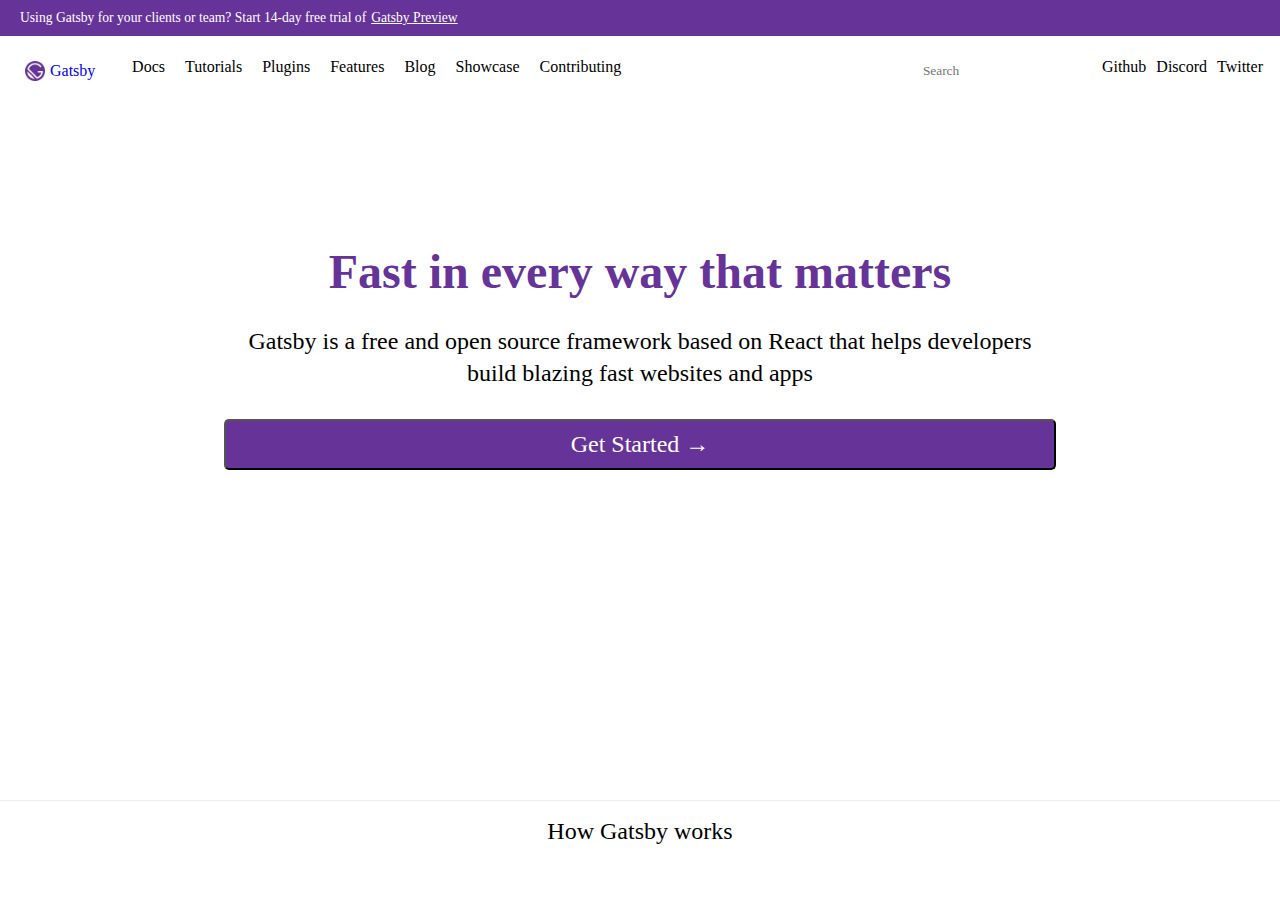
<file: gatsbyjs.org/index.html>
<html>
  <head>
    <title>GatsbyJS</title>
    <link rel="stylesheet" href="style.css" />
    <link rel="icon" href="gatsbyIcon.png" />
  </head>
  <body>
    <header>
      <div id="announcement-banner">
        Using Gatsby for your clients or team? Start 14-day free trial of
        <a>Gatsby Preview</a>
      </div>
      <nav id="navbar">
        <a id="logo" href="./index.html">
          <img src="gatsbyIcon.png" />
          <p><strong>Gatsby</strong></p>
        </a>
        <ul id="main-menu">
          <li>Docs</li>
          <li>Tutorials</li>
          <li>Plugins</li>
          <li>Features</li>
          <li>Blog</li>
          <li>Showcase</li>
          <li>Contributing</li>
        </ul>
        <ul id="social-menu">
          <li>
            <input id="searchbar" type="search" placeholder="Search" />
          </li>
          <li><span>Github</span></li>
          <li><span>Discord</span></li>
          <li><span>Twitter</span></li>
        </ul>
      </nav>
    </header>
    <main>
      <article>
        <section id="main-section">
          <h2>Fast in every way that matters</h2>
          <h3>
            Gatsby is a free and open source framework based on React that helps
            developers build blazing fast <strong>websites</strong> and
            <strong>apps</strong>
          </h3>
          <button class="cta">Get Started →</button>
        </section>
        <section>
          <strong><h3>How Gatsby works</h3></strong>
        </section>
      </article>
    </main>
  </body>
</html>
</file>
<file: gatsbyjs.org/style.css>
*, html, body {
    box-sizing: border-box;
    margin: 0;
    font-family: "Futura";
    font-weight: lighter;
}

#announcement-banner {
    background: rebeccapurple;
    color: white;
    width: 100%;
    padding: 10px 20px 10px 20px;
    margin: 0;
    display: flex;
    justify-content: flex-start;
    font-size: 0.85rem;
}

#announcement-banner a {
    text-decoration: underline;
    margin-left: 5px;
}

#announcement-banner a:hover {
    text-decoration-color: silver;
}

#navbar {
    display: grid;
    padding-left: 10px;
    grid-template-columns: 0.5fr 4fr 1fr;
}

#main-menu {
    display: flex;
    justify-content: flex-start;
    padding: 2px;
    list-style: none;
    margin-left: 10px;
}

#main-menu li {
    padding: 20px 10px 20px 10px;
}

#main-menu li:hover {
    color: rebeccapurple;
}

#social-menu li {
    padding: 20px 5px 20px 5px;
}

#social-menu {
    display: flex;
    justify-content: flex-end;
    padding: 2px;
    margin-right: 10px;
    list-style: none;
}

article {
    display: flex;
    width: 100%;
    flex-direction: column;
    justify-content: center;
    align-items: center;
}

section {
    display: flex;
    flex-direction: column;
    justify-content: center;
    text-align: center;
    padding-top: 10px;
}

h2 {
    color: rebeccapurple;
    font-size: 3rem;
    font-weight: bold;
}

#main-section {
    height: 63vh;
    display: flex;
    flex-direction: column;
    margin-top: 10%;
    justify-content: flex-start;
    align-items: center;
    text-align: center;
    width: 100vw;
    border-bottom: 1px solid hsla(270, 50%, 40%, 0.1);
}

#main-section > * {
    width: 65vw;
}

#logo img {
    height: 20px;
    width: 20px;
    display: block;
    margin: 5px;
}

#logo {
    display: flex;
    justify-content: flex-start;
    align-items: center;
    padding: 10px;
    text-decoration: none;
}

#logo:active {
    color: black;
}

h3 {
    line-height: 2rem;
    padding-top: 2%;
    font-size: 1.5rem;
}

.cta {
    background: rebeccapurple;
    padding: 10px;
    width: 50%;
    color: white;
    border-radius: 5px;
    font-size: 1.5rem;
    margin: 30px 0;
    justify-self: center;
    align-self: center;
}

#searchbar {
    width: auto;
    padding: 5px;
    border: none;
    border-radius: 5px;
}

#searchbar :active, :focus {
    background: hsla(270, 50%, 40%, 0.1);
    transform: translateX(-110%) scaleX(150%);
    border: none;
    outline: none;
}
</file>
